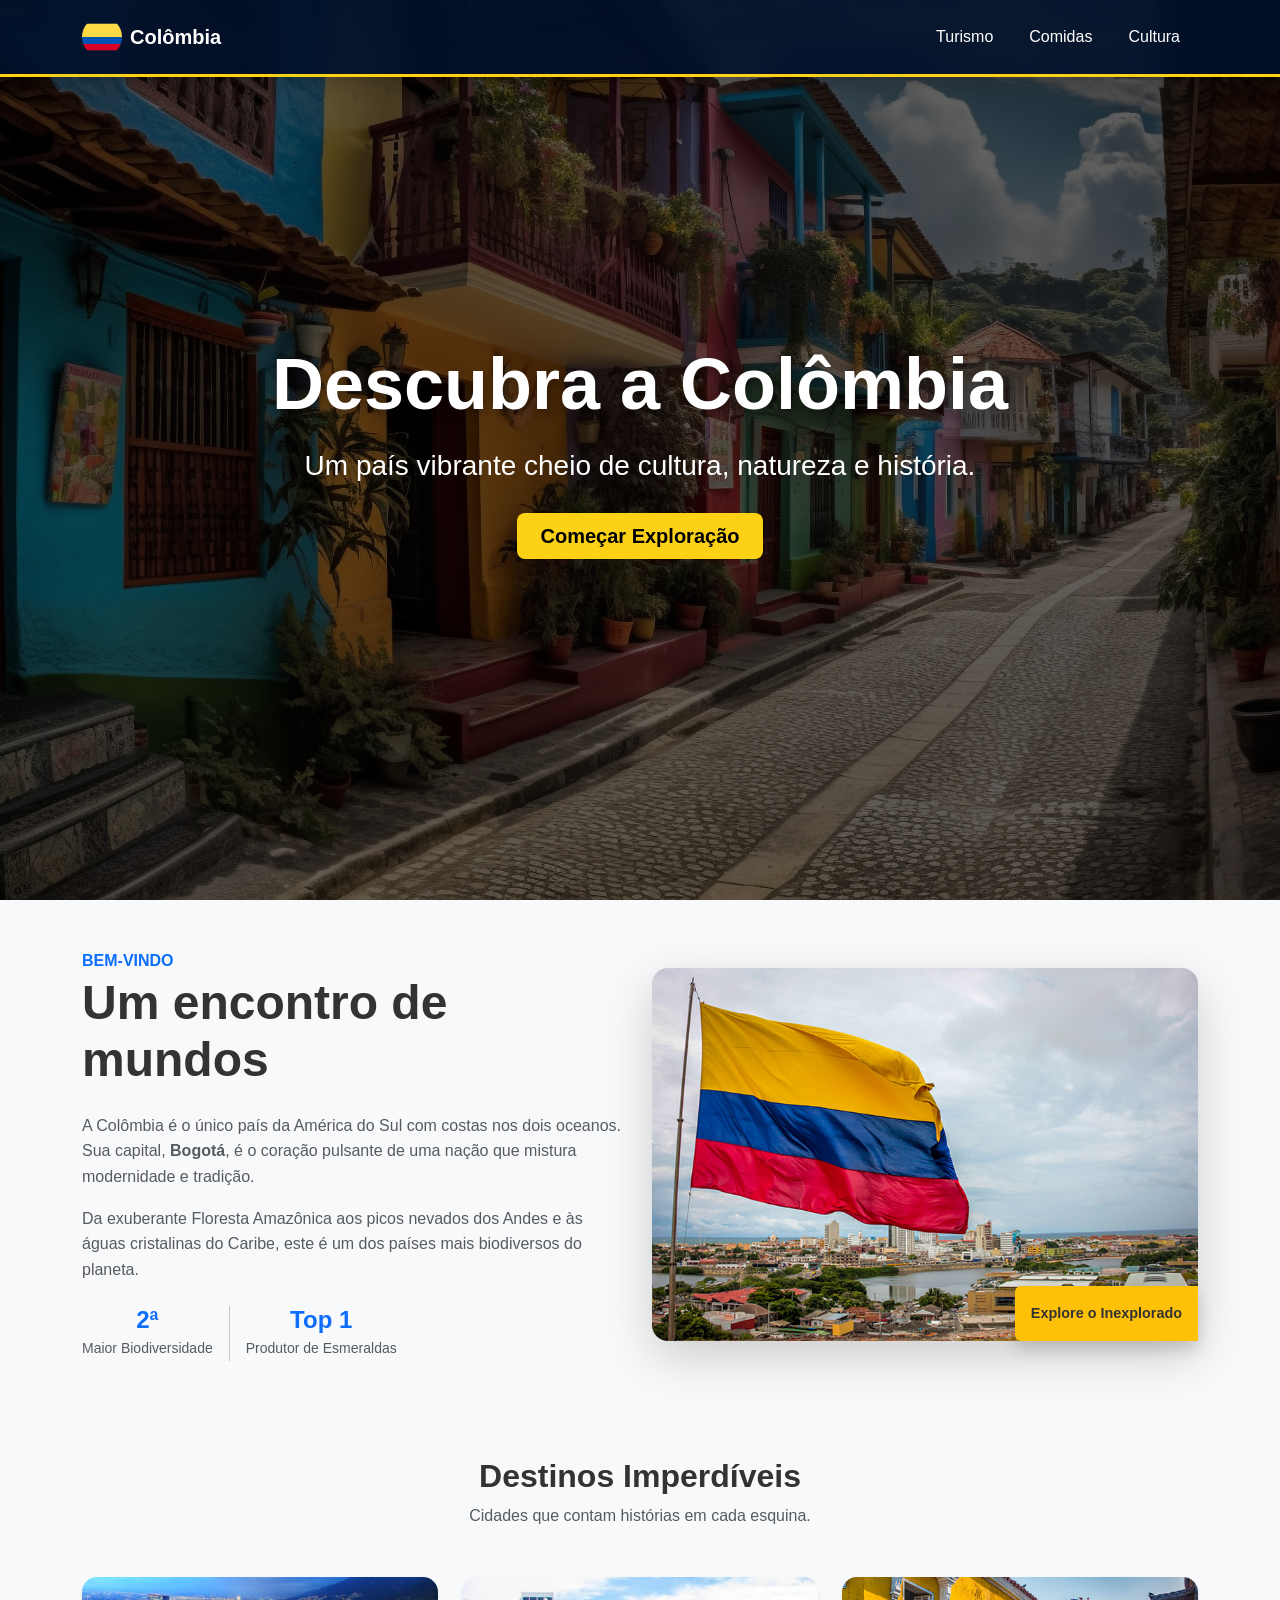
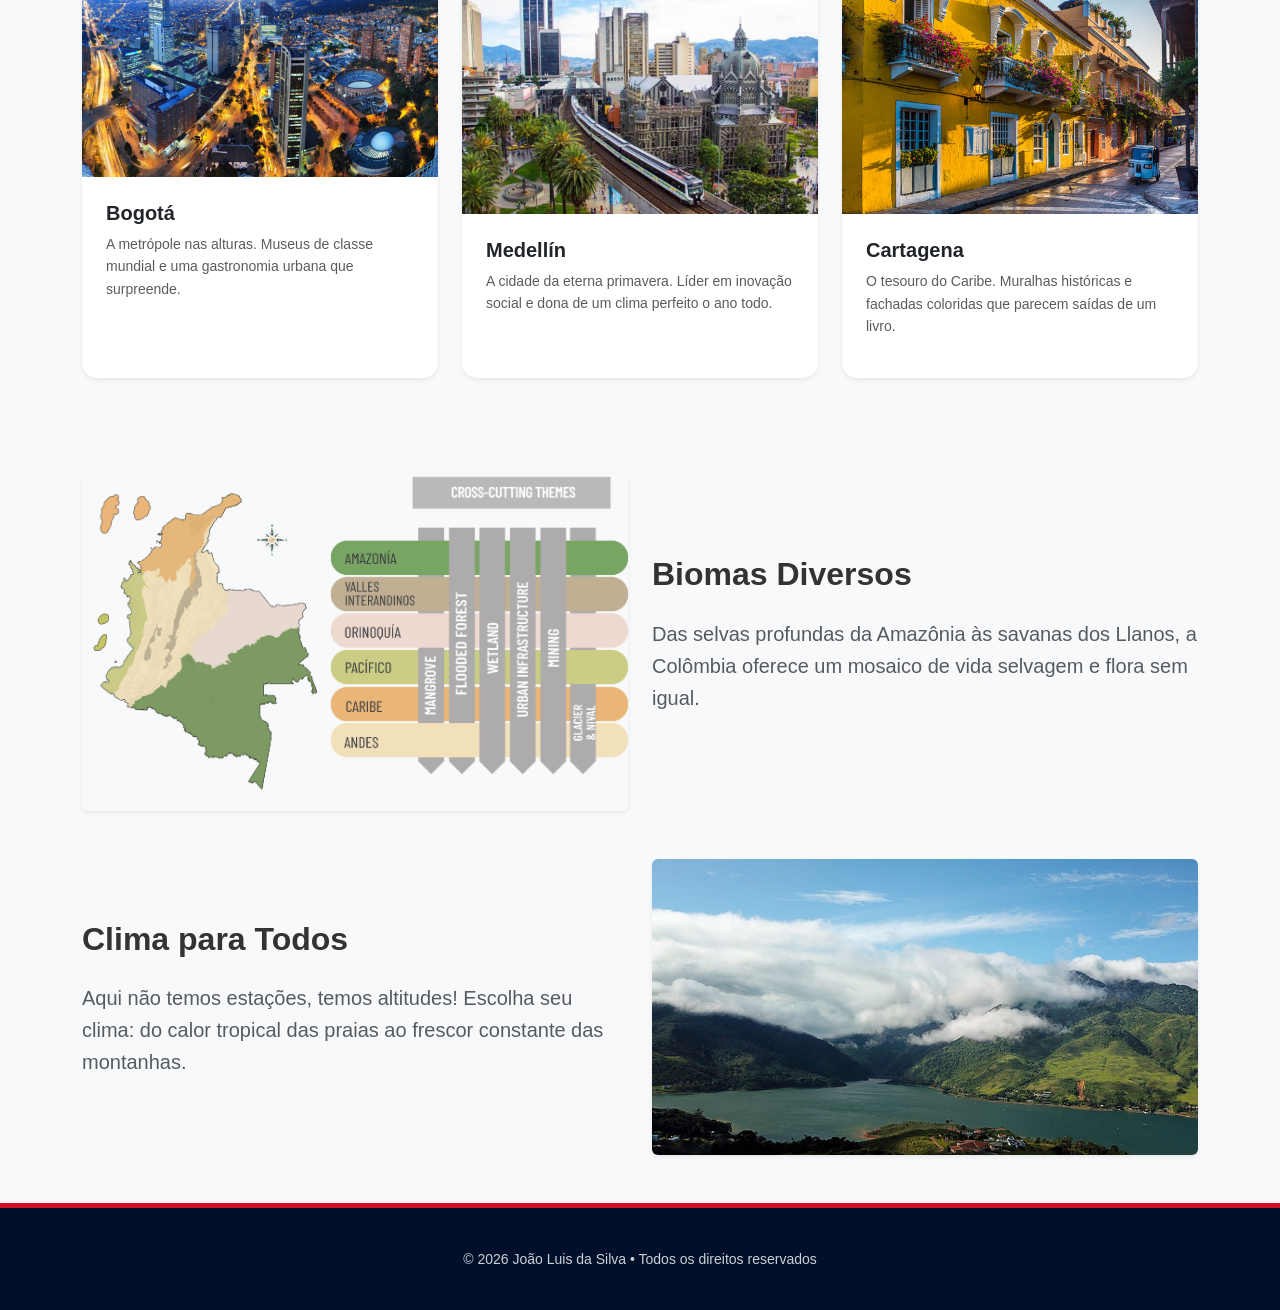
<file: index.html>
<!DOCTYPE html>
<html lang="pt-br">
<head>
  <meta charset="UTF-8">
  <meta name="viewport" content="width=device-width, initial-scale=1.0">
  <title>Colômbia</title>

  <link href="https://cdn.jsdelivr.net/npm/bootstrap@5.3.0/dist/css/bootstrap.min.css" rel="stylesheet">
  <link rel="stylesheet" href="style.css">
</head>

<body>

<nav class="navbar navbar-expand-lg navbar-dark bg-colombia shadow fixed-top">
  <div class="container">
    <a class="navbar-brand d-flex align-items-center text-white" href="index.html">
      <img src="assets/img/colombia.png" height="40" class="me-2 rounded-circle">
      <strong>Colômbia</strong>
    </a>

    <button class="navbar-toggler" data-bs-toggle="collapse" data-bs-target="#menu">
      <span class="navbar-toggler-icon"></span>
    </button>

    <div class="collapse navbar-collapse" id="menu">
      <ul class="navbar-nav ms-auto">
        <li class="nav-item"><a class="nav-link text-white" href="turismo.html">Turismo</a></li>
        <li class="nav-item"><a class="nav-link text-white" href="comidas.html">Comidas</a></li>
        <li class="nav-item"><a class="nav-link text-white" href="cultura.html">Cultura</a></li>
      </ul>
    </div>
  </div>
</nav>


<header class="banner d-flex align-items-center text-center text-white">
  <div class="container z-index-1">
    <h1 class="display-2 fw-bold mb-3">Descubra a Colômbia</h1>
    <p class="lead fs-3 mb-4">Um país vibrante cheio de cultura, natureza e história.</p>
    <a href="#sobre" class="btn btn-warning btn-lg px-4 fw-bold">Começar Exploração</a>
  </div>
</header>

<section id="sobre" class="py-5">
  <div class="container">
    <div class="row align-items-center">
      <div class="col-md-6 mb-4 mb-md-0">
        <span class="text-primary fw-bold text-uppercase">Bem-vindo</span>
        <h2 class="display-5 fw-bold mb-4">Um encontro de mundos</h2>
        <p class="text-muted">A Colômbia é o único país da América do Sul com costas nos dois oceanos. Sua capital, <strong>Bogotá</strong>, é o coração pulsante de uma nação que mistura modernidade e tradição.</p>
        <p class="text-muted">Da exuberante Floresta Amazônica aos picos nevados dos Andes e às águas cristalinas do Caribe, este é um dos países mais biodiversos do planeta.</p>
        <div class="d-flex gap-3 mt-4">
            <div class="text-center">
                <h4 class="fw-bold text-primary mb-0">2ª</h4>
                <small class="text-muted">Maior Biodiversidade</small>
            </div>
            <div class="vr"></div>
            <div class="text-center">
                <h4 class="fw-bold text-primary mb-0">Top 1</h4>
                <small class="text-muted">Produtor de Esmeraldas</small>
            </div>
        </div>
      </div>
      <div class="col-md-6">
        <div class="position-relative">
            <img src="assets/img/colombia-paisagem.png" class="img-fluid rounded-4 shadow-lg" alt="Paisagem Colombiana">
            <div class="position-absolute bottom-0 end-0 bg-warning p-3 rounded-start shadow">
                <span class="fw-bold">Explore o Inexplorado</span>
            </div>
        </div>
      </div>
    </div>
  </div>
</section>

<section class="py-5 bg-light">
  <div class="container">
    <div class="text-center mb-5">
        <h2 class="fw-bold">Destinos Imperdíveis</h2>
        <p class="text-muted">Cidades que contam histórias em cada esquina.</p>
    </div>

    <div class="row g-4">
      <div class="col-md-4">
        <div class="card city-card border-0 shadow-sm h-100">
          <div class="overflow-hidden rounded-top">
            <img src="assets/img/bogota.jpg" class="card-img-top" alt="Bogotá">
          </div>
          <div class="card-body p-4">
            <h5 class="fw-bold">Bogotá</h5>
            <p class="text-muted small">A metrópole nas alturas. Museus de classe mundial e uma gastronomia urbana que surpreende.</p>
          </div>
        </div>
      </div>

      <div class="col-md-4">
        <div class="card city-card border-0 shadow-sm h-100">
          <div class="overflow-hidden rounded-top">
            <img src="assets/img/medellin.jpg" class="card-img-top" alt="Medellín">
          </div>
          <div class="card-body p-4">
            <h5 class="fw-bold">Medellín</h5>
            <p class="text-muted small">A cidade da eterna primavera. Líder em inovação social e dona de um clima perfeito o ano todo.</p>
          </div>
        </div>
      </div>

      <div class="col-md-4">
        <div class="card city-card border-0 shadow-sm h-100">
          <div class="overflow-hidden rounded-top">
            <img src="assets/img/cartagena.jpg" class="card-img-top" alt="Cartagena">
          </div>
          <div class="card-body p-4">
            <h5 class="fw-bold">Cartagena</h5>
            <p class="text-muted small">O tesouro do Caribe. Muralhas históricas e fachadas coloridas que parecem saídas de um livro.</p>
          </div>
        </div>
      </div>
    </div>
  </div>
</section>

<section class="py-5">
    <div class="container">
        <div class="row align-items-center mb-5">
            <div class="col-md-6 order-md-2">
                <h2 class="fw-bold mb-4">Biomas Diversos</h2>
                <p class="text-muted fs-5">Das selvas profundas da Amazônia às savanas dos Llanos, a Colômbia oferece um mosaico de vida selvagem e flora sem igual.</p>
            </div>
            <div class="col-md-6 order-md-1 text-center">
                <img src="assets/img/biomas.png" class="img-fluid rounded shadow-sm" style="max-height: 400px;">
            </div>
        </div>

        <div class="row align-items-center">
            <div class="col-md-6">
                <h2 class="fw-bold mb-4">Clima para Todos</h2>
                <p class="text-muted fs-5">Aqui não temos estações, temos altitudes! Escolha seu clima: do calor tropical das praias ao frescor constante das montanhas.</p>
            </div>
            <div class="col-md-6 text-center">
                <img src="assets/img/clima.jpg" class="img-fluid rounded shadow-sm" style="max-height: 400px;">
            </div>
        </div>
    </div>
</section>

<footer class="footer-simple text-center">
  <p class="mb-0">© 2026 João Luis da Silva • Todos os direitos reservados</p>
</footer>

<script src="https://cdn.jsdelivr.net/npm/bootstrap@5.3.0/dist/js/bootstrap.bundle.min.js"></script>

</body>
</html>
</file>
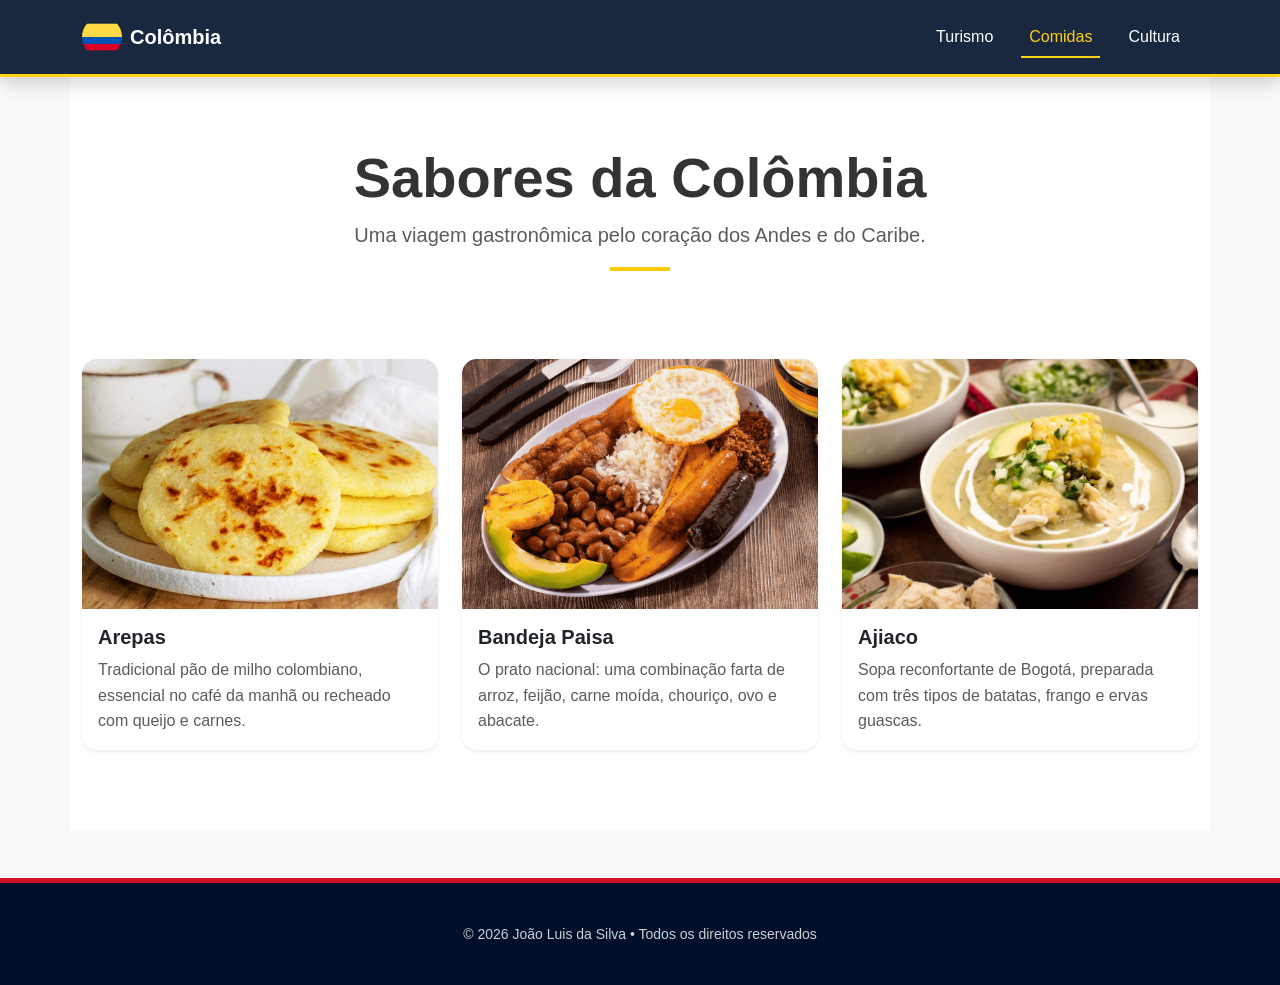
<file: comidas.html>
<!DOCTYPE html>
<html lang="pt-br">
<head>
    <meta charset="UTF-8">
    <meta name="viewport" content="width=device-width, initial-scale=1.0">
    <title>Comidas Típicas</title>

    <link href="https://cdn.jsdelivr.net/npm/bootstrap@5.3.0/dist/css/bootstrap.min.css" rel="stylesheet">
    <link rel="stylesheet" href="style.css">
</head>

<body>

<nav class="navbar navbar-expand-lg navbar-dark bg-colombia shadow fixed-top">
    <div class="container">
        <a class="navbar-brand d-flex align-items-center text-white" href="index.html">
            <img src="assets/img/colombia.png" height="40" class="me-2 rounded-circle">
            <strong>Colômbia</strong>
        </a>

        <button class="navbar-toggler" data-bs-toggle="collapse" data-bs-target="#menu">
            <span class="navbar-toggler-icon"></span>
        </button>

        <div class="collapse navbar-collapse" id="menu">
            <ul class="navbar-nav ms-auto">
                <li class="nav-item"><a class="nav-link text-white" href="turismo.html">Turismo</a></li>
                <li class="nav-item"><a class="nav-link text-white active" href="comidas.html">Comidas</a></li>
                <li class="nav-item"><a class="nav-link text-white" href="cultura.html">Cultura</a></li>
            </ul>
        </div>
    </div>
</nav>


<section class="container my-5 pt-5">
    <div class="text-center py-5 mb-4">
        <h1 class="display-4 fw-bold">Sabores da Colômbia</h1>
        <p class="text-muted fs-5">Uma viagem gastronômica pelo coração dos Andes e do Caribe.</p>
        <hr class="mx-auto" style="width: 60px; border: 2px solid #fecb00; opacity: 1;">
    </div>

    <div class="row g-4">
        
        <div class="col-md-6 col-lg-4">
            <div class="card h-100 border-0 shadow-sm comida-card">
                <img src="assets/img/comidas/arepas.jpg" class="card-img-top" alt="Arepas">
                <div class="card-body">
                    <h3 class="h5 fw-bold">Arepas</h3>
                    <p class="card-text text-muted">Tradicional pão de milho colombiano, essencial no café da manhã ou recheado com queijo e carnes.</p>
                </div>
            </div>
        </div>

        <div class="col-md-6 col-lg-4">
            <div class="card h-100 border-0 shadow-sm comida-card">
                <img src="assets/img/comidas/bandeja-paisa.png" class="card-img-top" alt="Bandeja Paisa">
                <div class="card-body">
                    <h3 class="h5 fw-bold">Bandeja Paisa</h3>
                    <p class="card-text text-muted">O prato nacional: uma combinação farta de arroz, feijão, carne moída, chouriço, ovo e abacate.</p>
                </div>
            </div>
        </div>

        <div class="col-md-6 col-lg-4">
            <div class="card h-100 border-0 shadow-sm comida-card">
                <img src="assets/img/comidas/ajiaco.jpg" class="card-img-top" alt="Ajiaco">
                <div class="card-body">
                    <h3 class="h5 fw-bold text-dark">Ajiaco</h3>
                    <p class="card-text text-muted">Sopa reconfortante de Bogotá, preparada com três tipos de batatas, frango e ervas guascas.</p>
                </div>
            </div>
        </div>

    </div>
</section>



<footer class="footer-simple text-center">
  <p class="mb-0">© 2026 João Luis da Silva • Todos os direitos reservados</p>
</footer>

<script src="https://cdn.jsdelivr.net/npm/bootstrap@5.3.0/dist/js/bootstrap.bundle.min.js"></script>

</body>
</html>
</file>
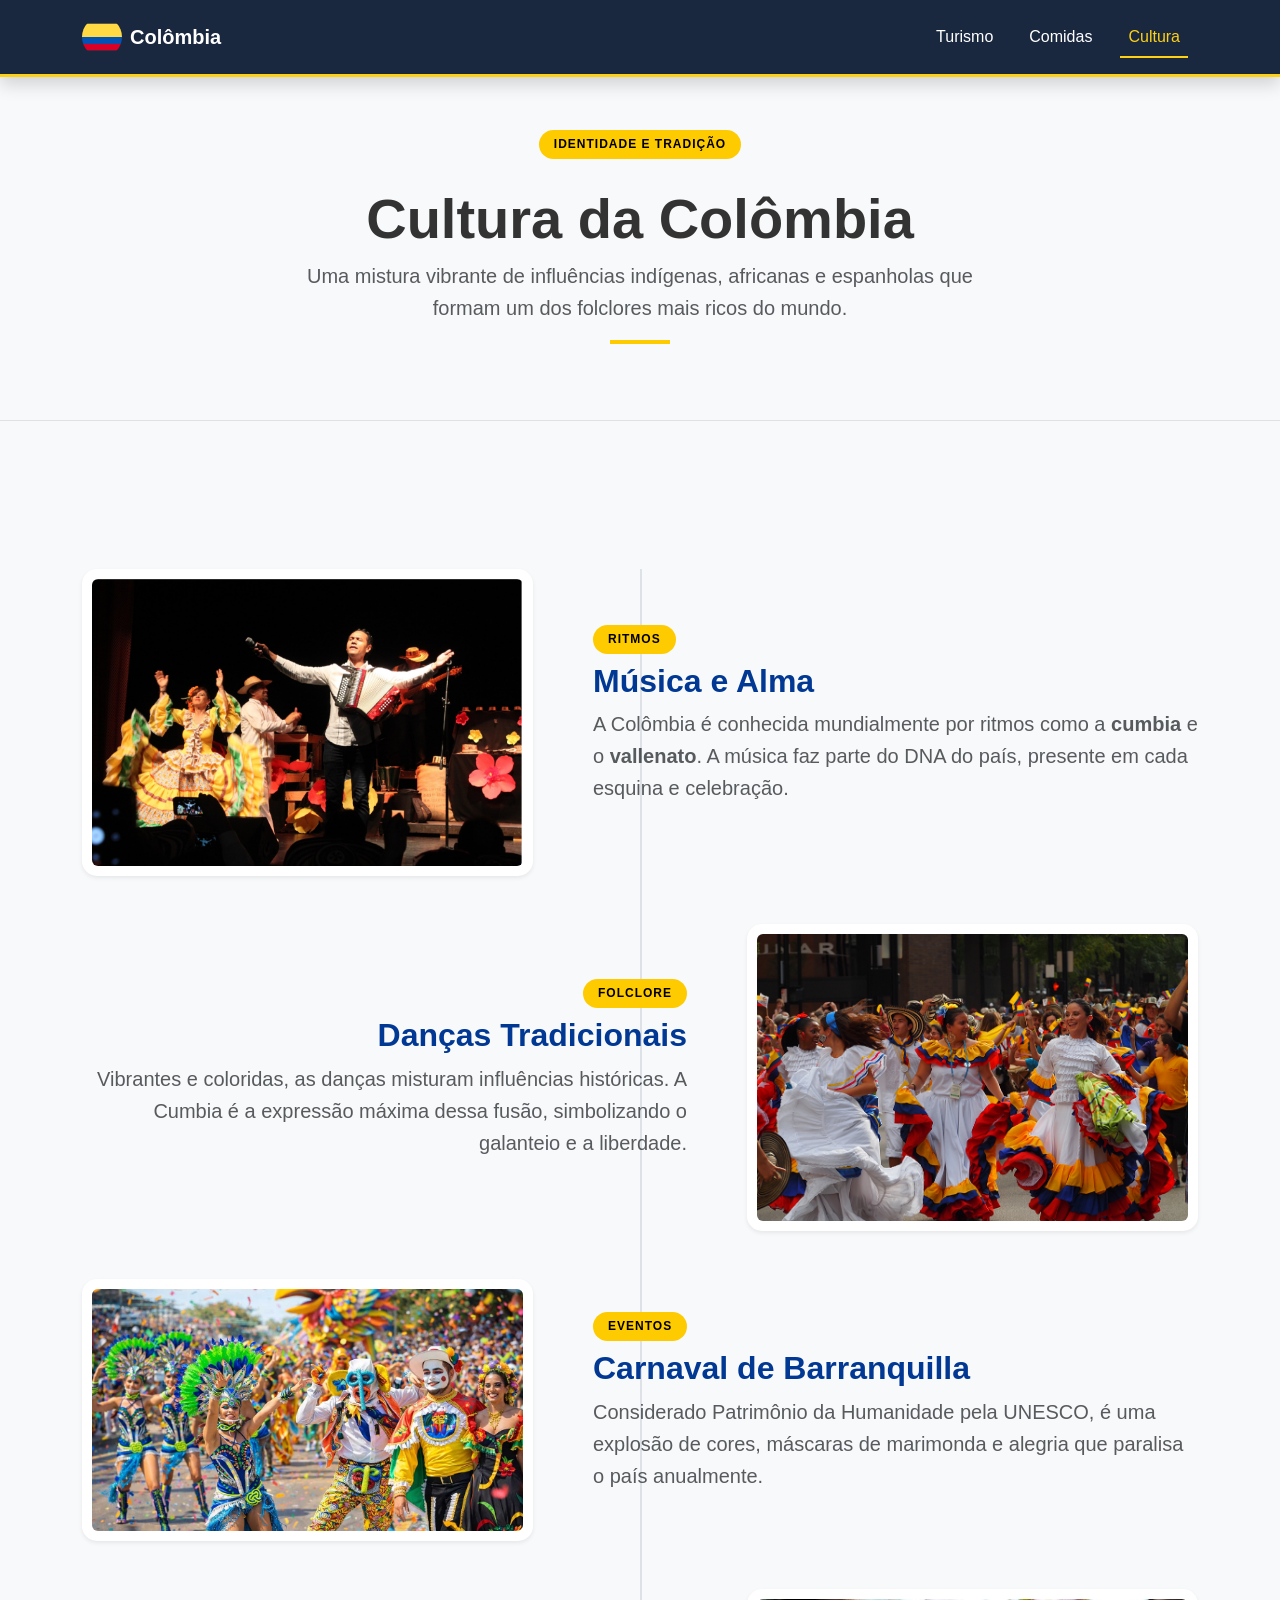
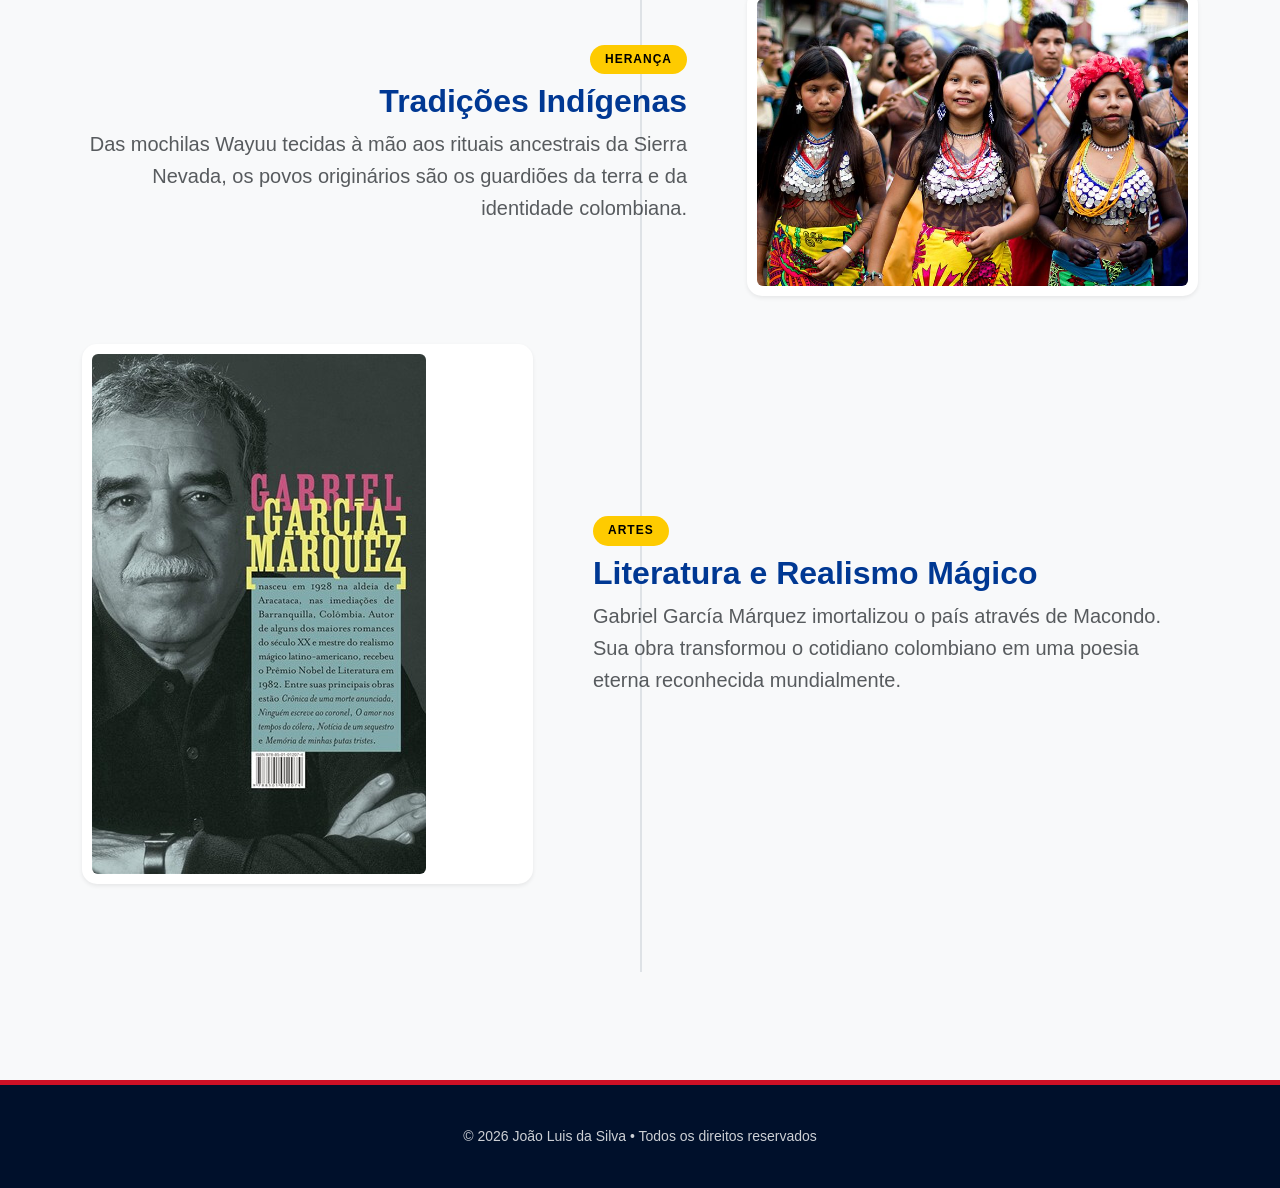
<file: cultura.html>
<!DOCTYPE html>
<html lang="pt-br">
<head>
    <meta charset="UTF-8">
    <meta name="viewport" content="width=device-width, initial-scale=1.0">
    <title>Cultura da Colômbia</title>

    <link href="https://cdn.jsdelivr.net/npm/bootstrap@5.3.0/dist/css/bootstrap.min.css" rel="stylesheet">
    <link rel="stylesheet" href="style.css">
</head>

<body>

<nav class="navbar navbar-expand-lg navbar-dark bg-colombia shadow fixed-top">
    <div class="container">
        <a class="navbar-brand d-flex align-items-center text-white" href="index.html">
            <img src="assets/img/colombia.png" height="40" class="me-2 rounded-circle" alt="Bandeira Colômbia">
            <strong>Colômbia</strong>
        </a>

        <button class="navbar-toggler" data-bs-toggle="collapse" data-bs-target="#menu">
            <span class="navbar-toggler-icon"></span>
        </button>

        <div class="collapse navbar-collapse" id="menu">
            <ul class="navbar-nav ms-auto">
                <li class="nav-item"><a class="nav-link text-white" href="turismo.html">Turismo</a></li>
                <li class="nav-item"><a class="nav-link text-white" href="comidas.html">Comidas</a></li>
                <li class="nav-item"><a class="nav-link text-white active" href="cultura.html">Cultura</a></li>
            </ul>
        </div>
    </div>
</nav>

<header class="bg-light border-bottom" style="padding-top: 130px; padding-bottom: 60px;">
    <div class="container text-center">
        <span class="culture-badge">Identidade e Tradição</span>
        <h1 class="display-4 fw-bold mt-3">Cultura da Colômbia</h1>
        <p class="lead text-muted mx-auto" style="max-width: 700px;">
            Uma mistura vibrante de influências indígenas, africanas e espanholas que formam um dos folclores mais ricos do mundo.
        </p>
        <hr class="mx-auto" style="width: 60px; border: 2px solid #fecb00; opacity: 1;">
    </div>
</header>

<section class="container my-5">
    <div class="timeline">
        
        <div class="timeline-item mb-5">
            <div class="row align-items-center">
                <div class="col-md-5">
                    <div class="img-container shadow-sm">
                        <img src="assets/img/cultura/musica.png" class="img-fluid rounded" alt="Música Colombiana">
                    </div>
                </div>
                <div class="col-md-7 ps-md-5 mt-4 mt-md-0">
                    <div class="culture-badge mb-2">Ritmos</div>
                    <h2 class="fw-bold">Música e Alma</h2>
                    <p class="text-muted fs-5">A Colômbia é conhecida mundialmente por ritmos como a <strong>cumbia</strong> e o <strong>vallenato</strong>. A música faz parte do DNA do país, presente em cada esquina e celebração.</p>
                </div>
            </div>
        </div>

        <div class="timeline-item mb-5">
            <div class="row align-items-center flex-md-row-reverse">
                <div class="col-md-5">
                    <div class="img-container shadow-sm">
                        <img src="assets/img/cultura/cumbia.jpg" class="img-fluid rounded" alt="Cumbia">
                    </div>
                </div>
                <div class="col-md-7 pe-md-5 mt-4 mt-md-0 text-md-end">
                    <div class="culture-badge mb-2">Folclore</div>
                    <h2 class="fw-bold">Danças Tradicionais</h2>
                    <p class="text-muted fs-5">Vibrantes e coloridas, as danças misturam influências históricas. A Cumbia é a expressão máxima dessa fusão, simbolizando o galanteio e a liberdade.</p>
                </div>
            </div>
        </div>

        <div class="timeline-item mb-5">
            <div class="row align-items-center">
                <div class="col-md-5">
                    <div class="img-container shadow-sm">
                        <img src="assets/img/cultura/carnaval.jpg" class="img-fluid rounded" alt="Carnaval de Barranquilla">
                    </div>
                </div>
                <div class="col-md-7 ps-md-5 mt-4 mt-md-0">
                    <div class="culture-badge mb-2">Eventos</div>
                    <h2 class="fw-bold">Carnaval de Barranquilla</h2>
                    <p class="text-muted fs-5">Considerado Patrimônio da Humanidade pela UNESCO, é uma explosão de cores, máscaras de marimonda e alegria que paralisa o país anualmente.</p>
                </div>
            </div>
        </div>

        <div class="timeline-item mb-5">
            <div class="row align-items-center flex-md-row-reverse">
                <div class="col-md-5">
                    <div class="img-container shadow-sm">
                        <img src="assets/img/cultura/indigenas.jpg" class="img-fluid rounded" alt="Tradições Indígenas">
                    </div>
                </div>
                <div class="col-md-7 pe-md-5 mt-4 mt-md-0 text-md-end">
                    <div class="culture-badge mb-2">Herança</div>
                    <h2 class="fw-bold">Tradições Indígenas</h2>
                    <p class="text-muted fs-5">Das mochilas Wayuu tecidas à mão aos rituais ancestrais da Sierra Nevada, os povos originários são os guardiões da terra e da identidade colombiana.</p>
                </div>
            </div>
        </div>

        <div class="timeline-item mb-5">
            <div class="row align-items-center">
                <div class="col-md-5">
                    <div class="img-container shadow-sm">
                        <img src="assets/img/cultura/livro.jpg" class="img-fluid rounded" alt="Literatura Colombiana">
                    </div>
                </div>
                <div class="col-md-7 ps-md-5 mt-4 mt-md-0">
                    <div class="culture-badge mb-2">Artes</div>
                    <h2 class="fw-bold">Literatura e Realismo Mágico</h2>
                    <p class="text-muted fs-5">Gabriel García Márquez imortalizou o país através de Macondo. Sua obra transformou o cotidiano colombiano em uma poesia eterna reconhecida mundialmente.</p>
                </div>
            </div>
        </div>

    </div>
</section>

<footer class="footer-simple text-center">
    <div class="container">
        <p class="mb-0">© 2026 João Luis da Silva • Todos os direitos reservados</p>
    </div>
</footer>

<script src="https://cdn.jsdelivr.net/npm/bootstrap@5.3.0/dist/js/bootstrap.bundle.min.js"></script>

</body>
</html>
</file>
<file: style.css>
html {
    scroll-behavior: smooth;
    scroll-padding-top: 80px; 
}

body {
    font-family: 'Segoe UI', Roboto, Helvetica, Arial, sans-serif;
    background-color: #f8f9fa;
    color: #333;
    line-height: 1.6;
    overflow-x: hidden;
}

.navbar {
    transition: all 0.4s ease;
    padding: 12px 0;
    backdrop-filter: blur(10px);
    -webkit-backdrop-filter: blur(10px);
}

.bg-colombia {
    
    background: rgba(0, 16, 43, 0.9) !important; 
    border-bottom: 3px solid #fcd116;
}

.navbar-brand img {
    transition: transform 0.3s ease;
}

.navbar-brand:hover img {
    transform: rotate(15deg) scale(1.1);
}

.nav-link {
    font-weight: 500;
    position: relative;
    margin: 0 10px;
    transition: color 0.3s ease;
}

.nav-link::after {
    content: '';
    position: absolute;
    width: 0;
    height: 2px;
    bottom: 0;
    left: 0;
    background-color: #fcd116;
    transition: width 0.3s ease;
}

.nav-link:hover::after, 
.nav-link.active::after {
    width: 100%;
}

.nav-link.active {
    color: #fcd116 !important;
}

.banner {
    height: 100vh;
    background: linear-gradient(rgba(0,0,0,0.6), rgba(0,0,0,0.6)),
                url('assets/img/bg-colombia.jpg') center/cover no-repeat;
    position: relative;
    display: flex;
    align-items: center;
    justify-content: center;
}

.banner h1 {
    text-shadow: 2px 4px 10px rgba(0,0,0,0.3);
}

.card {
    border: none;
    border-radius: 15px;
    transition: all 0.4s cubic-bezier(0.165, 0.84, 0.44, 1);
    overflow: hidden;
}

.card:hover {
    transform: translateY(-10px);
    box-shadow: 0 15px 35px rgba(0, 0, 0, 0.15) !important;
}

.card img {
    transition: transform 0.6s ease;
    object-fit: cover;
}

.card:hover img {
    transform: scale(1.1);
}


.comida-card img {
    height: 250px;
    padding: 0;
}

.timeline {
    position: relative;
    padding: 20px 0;
}


@media (min-width: 768px) {
    .timeline::before {
        content: '';
        position: absolute;
        left: 50%;
        width: 2px;
        height: 100%;
        background: #dee2e6;
        z-index: 1;
    }
}

.timeline-item {
    position: relative;
    z-index: 2;
}

.culture-badge {
    display: inline-block;
    background-color: #fecb00;
    color: #000;
    padding: 5px 15px;
    border-radius: 50px;
    font-weight: bold;
    font-size: 0.75rem;
    text-transform: uppercase;
    letter-spacing: 1px;
    margin-bottom: 10px;
}

.img-container {
    background: white;
    padding: 10px;
    border-radius: 15px;
    transition: transform 0.4s ease;
}

.timeline-item:hover .img-container {
    transform: scale(1.05) rotate(1deg);
    box-shadow: 0 10px 30px rgba(0,0,0,0.1);
}

.timeline-item h2 {
    color: #003893;
}

section {
    padding: 80px 0;
}

section:nth-child(even) {
    background-color: #ffffff;
}

.position-absolute.bg-warning {
    z-index: 3;
    font-size: 0.9rem;
}

.footer-simple {
    background: #00102b;
    color: #ffffff;
    padding: 40px 0;
    font-size: 14px;
    border-top: 5px solid #ce1126;
}

.footer-simple p {
    opacity: 0.8;
}

@media (max-width: 991px) {
    .navbar {
        background: rgba(0, 16, 43, 0.95) !important;
    }
}

@media (max-width: 768px) {
    .banner {
        height: 70vh;
    }

    .banner h1 {
        font-size: 2.5rem;
    }

    section {
        padding: 50px 0;
    }

    .timeline-item {
        text-align: left !important;
    }

    .card img {
        height: 200px;
    }
}

.btn-warning {
    background-color: #fcd116;
    border: none;
    font-weight: bold;
    transition: all 0.3s ease;
}

.btn-warning:hover {
    background-color: #ffca2c;
    transform: scale(1.05);
    box-shadow: 0 8px 20px rgba(252, 209, 22, 0.3);
}
</file>
